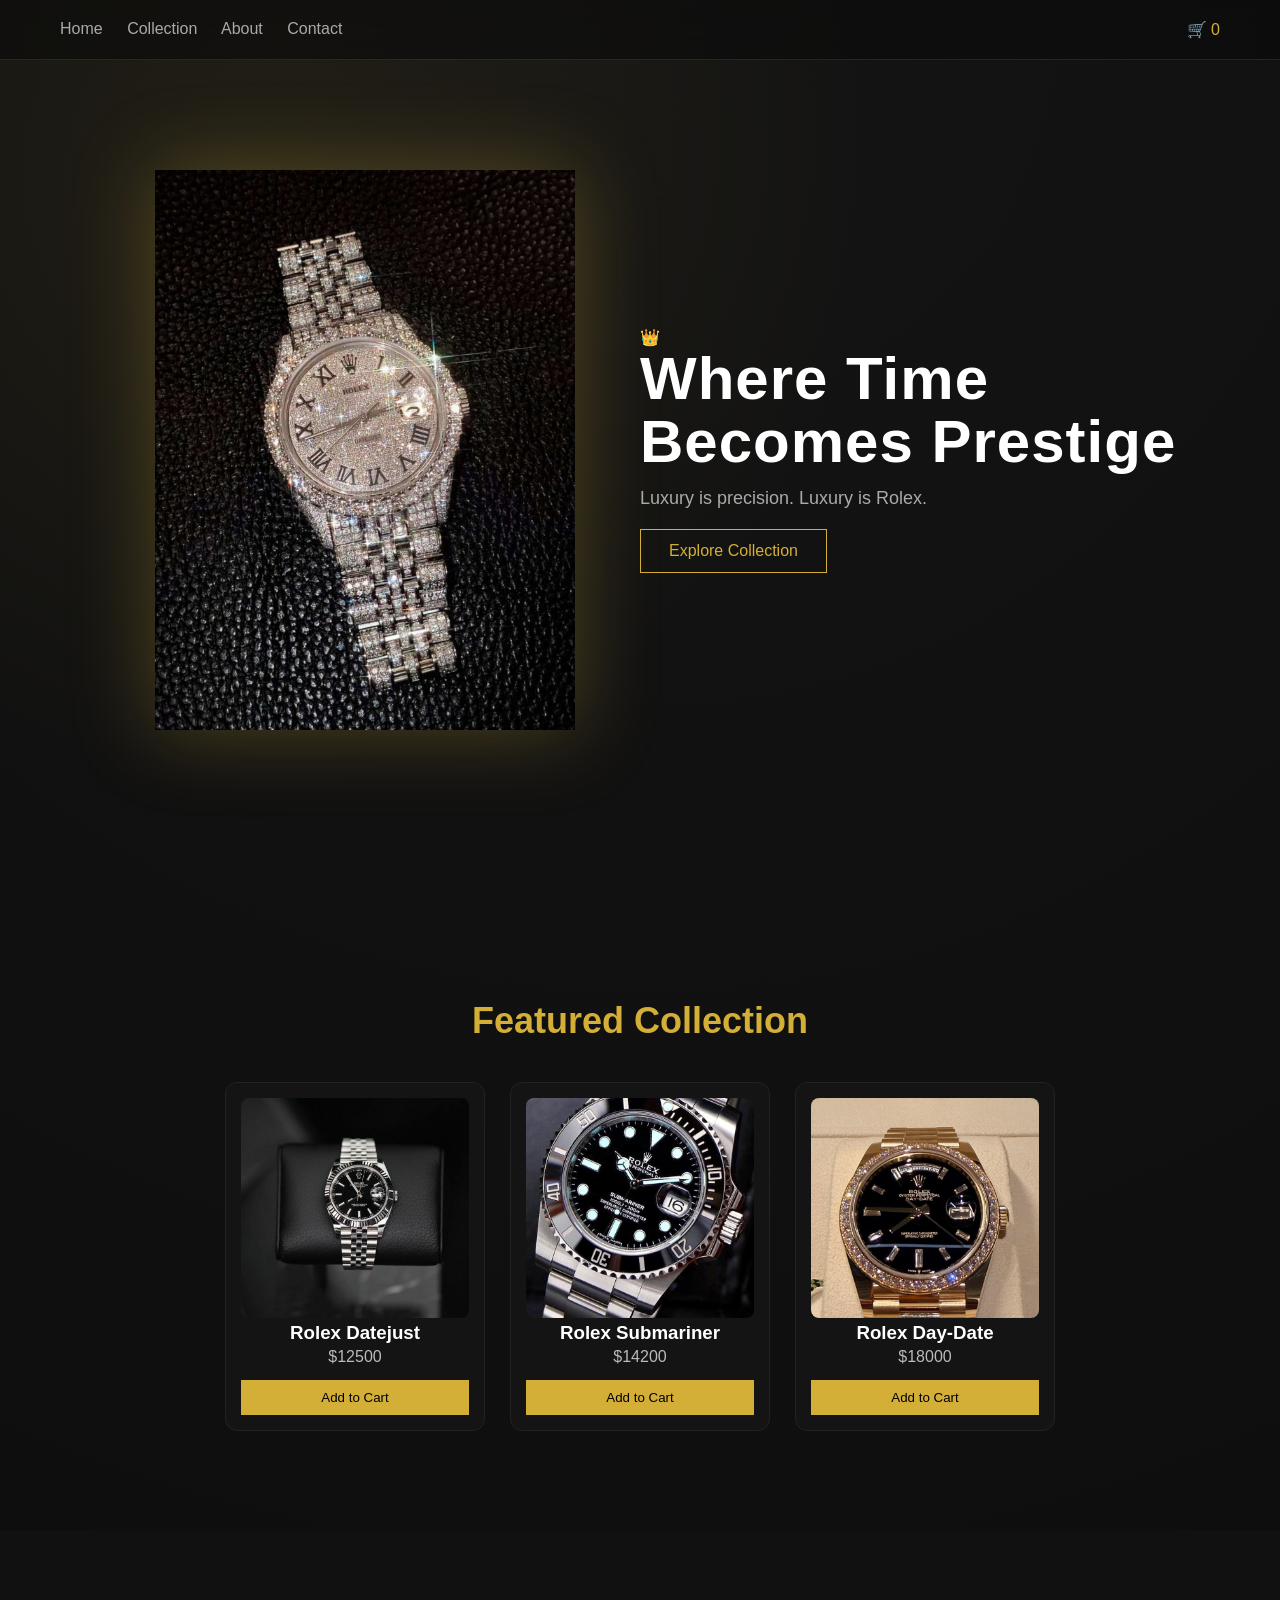
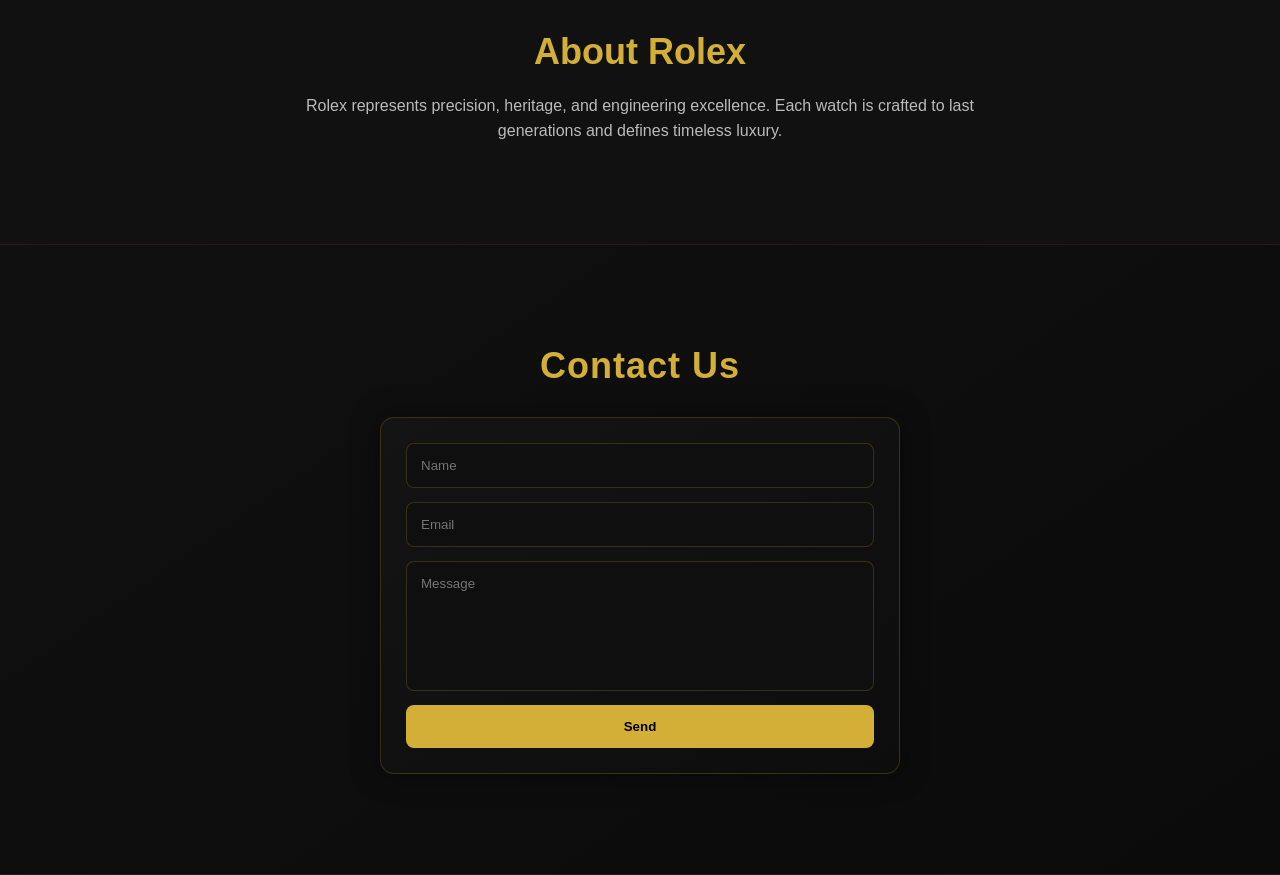
<file: businnes_page.html>
<!DOCTYPE html>
<html lang="en">
<head>
  <meta charset="UTF-8">
  <meta name="viewport" content="width=device-width, initial-scale=1.0">
  <title>Luxury Watch</title>
  <link rel="stylesheet" href="styles.css">
</head>
<body>

  <!-- HEADER -->
  <header class="header">
    <nav>
      <a href="#">Home</a>
      <a href="#collection">Collection</a>
      <a href="#about">About</a>
      <a href="#contact">Contact</a>
    </nav>

    <div class="cart">
      🛒 <span id="cartCount">0</span>
    </div>
  </header>

  <!-- HERO -->
  <section class="hero">
    <div class="hero-left">
      <img src="0-02-05-03e6b58a782e545c4c6e69dbbe050817bd7dddab3e060b844582fca6a8b29971_49a6418ed9d33fb.jpg" class="image" alt="watch">
    </div>

    <div class="hero-right">
      <div class="crown">👑</div>
      <h1>Where Time Becomes Prestige</h1>
      <p>Luxury is precision. Luxury is Rolex.</p>
      <a href="#collection" class="btn">Explore Collection</a>
    </div>
  </section>

  <!-- COLLECTION -->
  <section id="collection" class="section">
    <h2>Featured Collection</h2>

    <div class="product-grid" id="productGrid"></div>
  </section>

  <!-- ABOUT -->
  <section id="about" class="section dark">
    <h2>About Rolex</h2>
    <p>
      Rolex represents precision, heritage, and engineering excellence.
      Each watch is crafted to last generations and defines timeless luxury.
    </p>
  </section>

  <!-- CONTACT -->
  <section id="contact" class="section">
    <h2>Contact Us</h2>

    <form class="contact-form">
      <input type="text" placeholder="Name">
      <input type="email" placeholder="Email">
      <textarea placeholder="Message"></textarea>
      <button type="submit">Send</button>
    </form>
  </section>

  <!-- CART -->
  <div class="cart-panel" id="cartPanel">
    <h3>Your Cart</h3>
    <div id="cartItems"></div>
    <p class="total">Total: $<span id="total">0</span></p>
  </div>

  <script src="script.js"></script>
</body>
</html>
</file>
<file: styles.css>
* {
  margin: 0;
  padding: 0;
  box-sizing: border-box;
  font-family: Arial;
}

body {
  background: radial-gradient(circle at top, #141414, #0b0b0b);
  color: white;
  scroll-behavior: smooth;
  overflow-x: hidden;
}

/* HEADER */
.header {
  position: fixed;
  width: 100%;
  top: 0;
  display: flex;
  justify-content: space-between;
  padding: 20px 60px;
  background: rgba(10,10,10,0.6);
  backdrop-filter: blur(12px);
  border-bottom: 1px solid rgba(212,175,55,0.15);
  z-index: 1000;
}

.header a {
  color: #aaa;
  margin-right: 20px;
  text-decoration: none;
}

.header a:hover {
  color: #d4af37;
}

.cart {
  cursor: pointer;
  color: #d4af37;
}

.hero {
  display: flex;
  align-items: center;
  justify-content: space-between;
  padding: 160px 90px;
  min-height: 100vh;
  background: radial-gradient(circle at 20% 20%, rgba(212,175,55,0.08), transparent 50%);
}

.hero-left {
  flex: 1;
  display: flex;
  justify-content: center;
  animation: fadeLeft 1s ease;
}

.hero-right {
  flex: 1;
  animation: fadeRight 1s ease;
}

.image {
  width: 420px;
  filter: drop-shadow(0 0 40px rgba(212,175,55,0.3));
  transition: 0.4s;
}

.image:hover {
  transform: scale(1.05);
}

.hero-right h1 {
  font-size: 60px;
  line-height: 1.05;
  letter-spacing: 1px;
}

.hero-right p {
  margin-top: 15px;
  color: #aaa;
  font-size: 18px;
}

/* animations */
@keyframes fadeLeft {
  from { opacity: 0; transform: translateX(-40px); }
  to { opacity: 1; transform: translateX(0); }
}

@keyframes fadeRight {
  from { opacity: 0; transform: translateX(40px); }
  to { opacity: 1; transform: translateX(0); }
}

/* BUTTON */
.btn {
  display: inline-block;
  margin-top: 20px;
  padding: 12px 28px;
  border: 1px solid #d4af37;
  color: #d4af37;
  text-decoration: none;
  transition: 0.3s;
}

.btn:hover {
  background: #d4af37;
  color: #000;
}

/* SECTIONS */
.section {
  padding: 100px 80px;
  text-align: center;
}

.section h2 {
  font-size: 36px;
  margin-bottom: 20px;
  color: #d4af37;
}

.section p {
  max-width: 700px;
  margin: 0 auto;
  color: #bbb;
  line-height: 1.6;
}

.dark {
  background: #111;
}

/* PRODUCTS */
.product-grid {
  display: flex;
  gap: 25px;
  justify-content: center;
  flex-wrap: wrap;
  margin-top: 40px;
}

.product {
  background: #141414;
  border: 1px solid #222;
  width: 260px;
  padding: 15px;
  border-radius: 12px;
  transition: 0.3s;
}

.product:hover {
  transform: translateY(-8px);
  border-color: #d4af37;
}

.product img {
  width: 100%;
  height: 220px;
  object-fit: cover;
  border-radius: 8px;
}

.product button {
  margin-top: 10px;
  width: 100%;
  padding: 10px;
  background: #d4af37;
  border: none;
  cursor: pointer;
}

/* CART */
.cart-panel {
  position: fixed;
  top: 0;
  right: -320px;
  width: 320px;
  height: 100%;
  background: #0f0f0f;
  padding: 20px;
  transition: 0.3s;
  border-left: 1px solid rgba(212,175,55,0.2);
}

.cart-panel.open {
  right: 0;
}

.cart-item {
  display: flex;
  justify-content: space-between;
  margin: 10px 0;
  font-size: 14px;
}

.total {
  margin-top: 20px;
  color: #d4af37;
}
/* CONTACT WRAPPER IMPROVEMENT */
#contact {
  background: linear-gradient(145deg, #101010, #0b0b0b);
  border-top: 1px solid rgba(212,175,55,0.1);
  border-bottom: 1px solid rgba(212,175,55,0.1);
}

/* CONTACT TITLE */
#contact h2 {
  letter-spacing: 1px;
}

/* CONTACT TEXT */
#contact p {
  color: #aaa;
  margin-bottom: 20px;
}

/* CONTACT BOX (premium info block) */
.contact-box {
  margin-top: 25px;
  padding: 20px;
  max-width: 520px;
  margin-left: auto;
  margin-right: auto;
  background: rgba(20,20,20,0.6);
  border: 1px solid rgba(212,175,55,0.15);
  border-radius: 12px;
  backdrop-filter: blur(10px);
  line-height: 1.8;
  color: #bbb;
}

/* FORM (premium card style) */
.contact-form {
  margin-top: 30px;
  display: flex;
  flex-direction: column;
  gap: 14px;
  max-width: 520px;
  margin-left: auto;
  margin-right: auto;
  padding: 25px;
  background: linear-gradient(145deg, #141414, #0d0d0d);
  border: 1px solid rgba(212,175,55,0.2);
  border-radius: 14px;
  box-shadow: 0 0 30px rgba(0,0,0,0.4);
}

/* INPUTS */
.contact-form input,
.contact-form textarea {
  padding: 14px;
  background: #0f0f0f;
  border: 1px solid rgba(212,175,55,0.2);
  color: #fff;
  outline: none;
  border-radius: 8px;
  transition: 0.3s;
}

.contact-form input:focus,
.contact-form textarea:focus {
  border-color: #d4af37;
  box-shadow: 0 0 12px rgba(212,175,55,0.2);
}

/* TEXTAREA */
.contact-form textarea {
  min-height: 130px;
  resize: none;
}

/* BUTTON */
.contact-form button {
  padding: 14px;
  background: #d4af37;
  border: none;
  cursor: pointer;
  font-weight: bold;
  border-radius: 8px;
  transition: 0.3s;
}

.contact-form button:hover {
  background: #fff;
  color: #000;
  transform: translateY(-2px);
}
@media (max-width: 768px) {
  /* Головний відступ для мобілок */
  .header {
    padding: 15px 20px;
  }
  
  .header nav {
    display: none; /* Приховуємо навігацію, щоб не налізала на кошик (можна замінити на бургер-меню) */
  }

  .hero {
    flex-direction: column-reverse; /* Картинка буде над текстом або навпаки */
    padding: 100px 20px 40px;
    text-align: center;
  }

  .hero-right h1 {
    font-size: 32px; /* Зменшуємо завеликий заголовок */
  }

  .image {
    width: 100%; /* Картинка підлаштовується під ширину екрана */
    max-width: 280px;
    margin-bottom: 30px;
  }

  .section {
    padding: 60px 20px;
  }

  .product-grid {
    gap: 15px;
  }

  .product {
    width: 100%; /* Картки товарів на весь екран */
    max-width: 320px;
  }

  .contact-form, .contact-box {
    width: 100%;
    margin: 20px auto;
  }
  
  .cart-panel {
    width: 100%; /* Кошик на весь екран на мобілці */
    right: -100%;
  }
}
</file>
